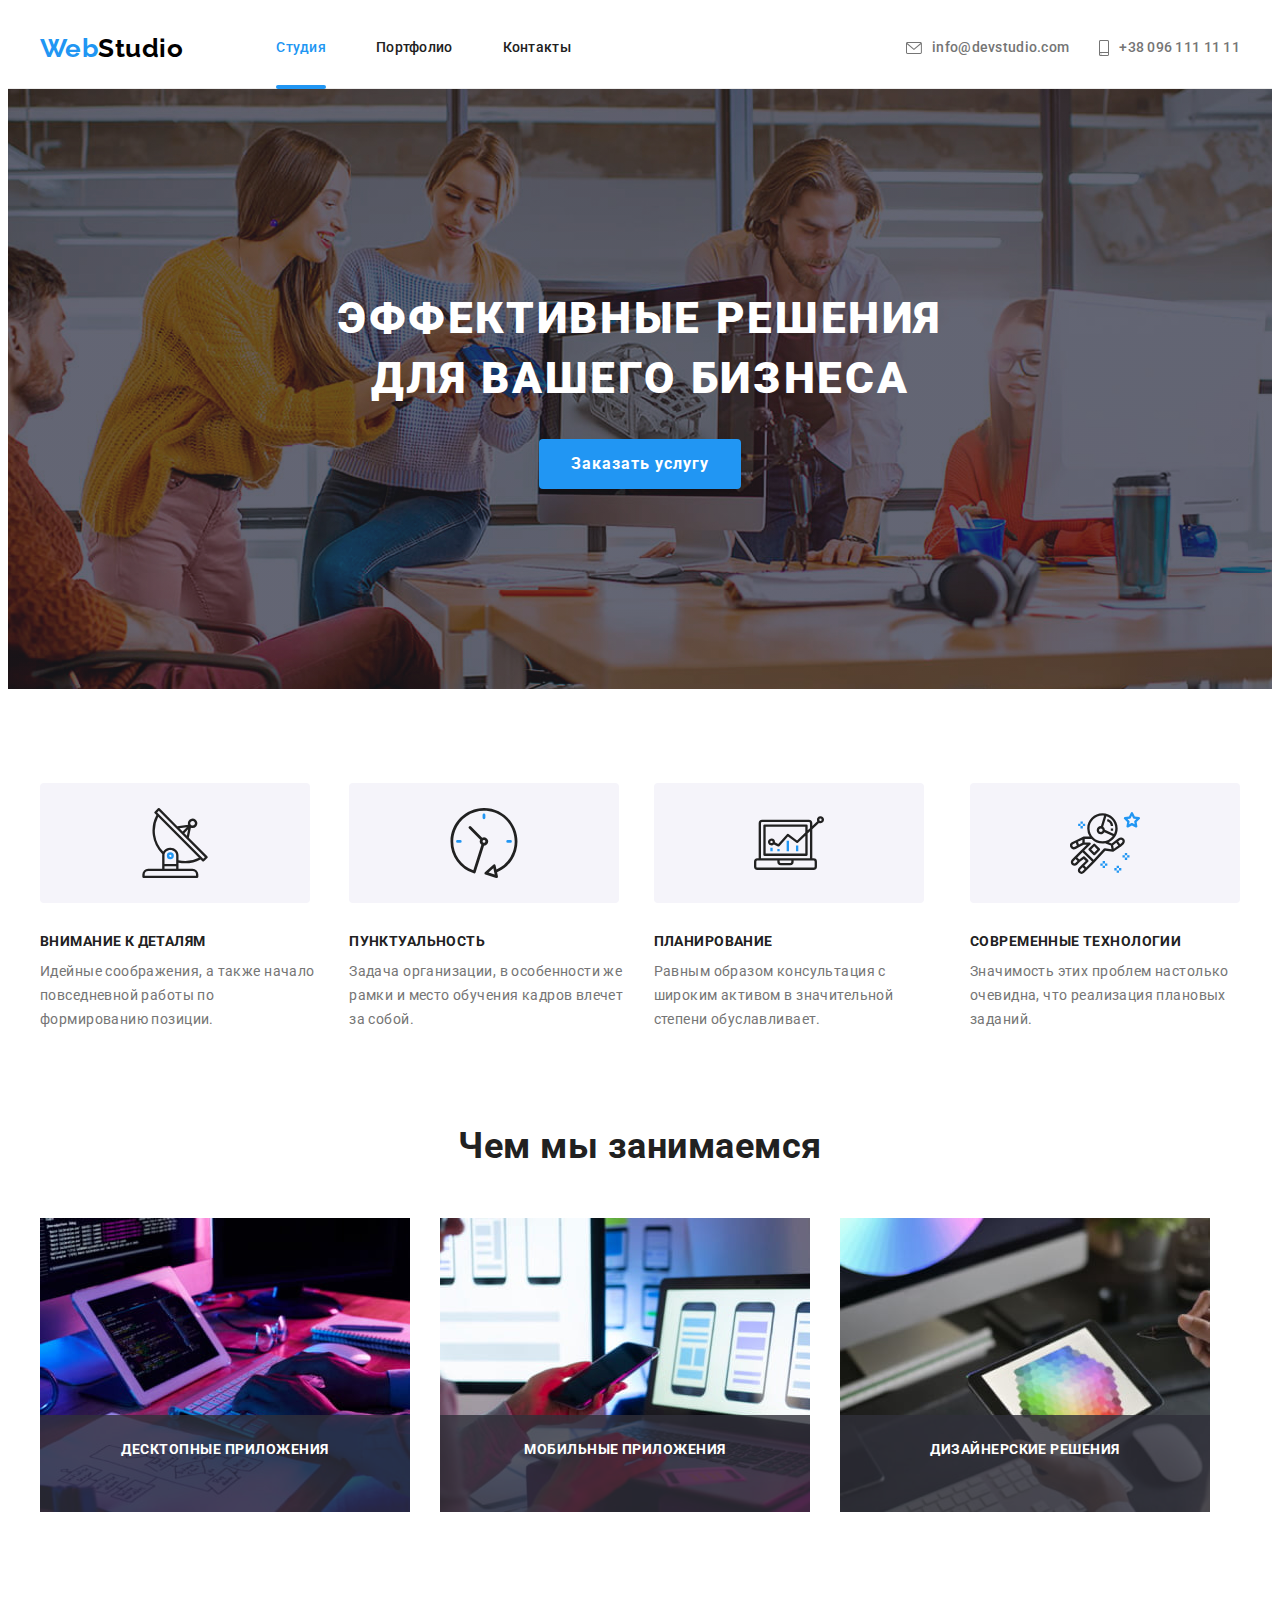
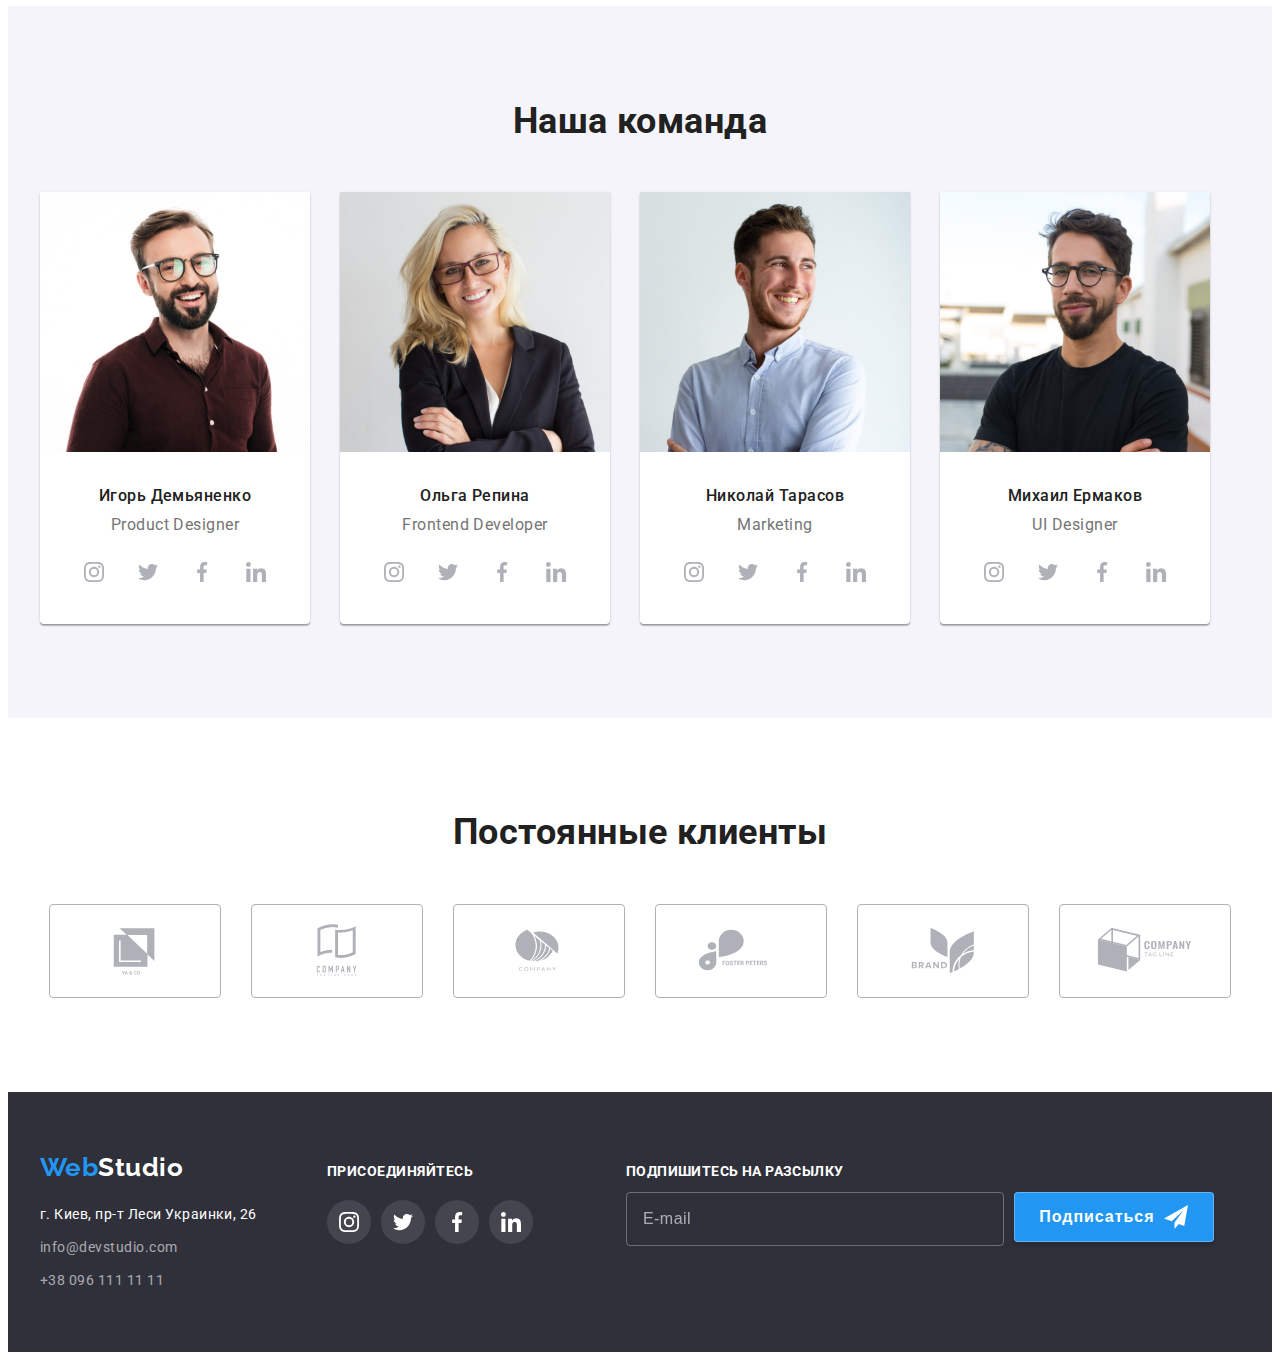
<file: index.html>
<!DOCTYPE html>
<html lang="ru">
  <head>
    <meta charset="UTF-8" />
    <meta http-equiv="X-UA-Compatible" content="IE=edge" />
    <meta name="viewport" content="width=device-width, initial-scale=1.0" />
    <title>WebStudio</title>
    <!-- fonts -->
    <link rel="preconnect" href="https://fonts.googleapis.com" />
    <link rel="preconnect" href="https://fonts.gstatic.com" crossorigin />
    <link
      href="https://fonts.googleapis.com/css2?family=Raleway:wght@700&family=Roboto:wght@400;500;700;900&display=swap"
      rel="stylesheet"
    />
    <!-- normalieze -->
    <link
      rel="stylesheet"
      href="https://cdnjs.cloudflare.com/ajax/libs/modern-normalize/1.1.0/modern-normalize.min.css"
      integrity="sha512-wpPYUAdjBVSE4KJnH1VR1HeZfpl1ub8YT/NKx4PuQ5NmX2tKuGu6U/JRp5y+Y8XG2tV+wKQpNHVUX03MfMFn9Q=="
      crossorigin="anonymous"
      referrerpolicy="no-referrer"
    />
    <!-- styles -->
    <link rel="stylesheet" href="./css/main.min.css" />
  </head>

  <body>
    <header class="header">
      <div class="container header__container">
        <a lang="en" href="./index.html" class="logo header__logo"
          ><span class="logo-color">Web</span>Studio</a
        >
        <nav>
          <ul class="list nav">
            <li class="nav__item">
              <a href="./index.html" class="nav__link no-decor nav__link--current-page">Студия
                <div class="nav__line nav__line--current-page"></div>
              </a>
            </li>
            <li class="nav__item">
              <a href="./portfolio.html" class="nav__link no-decor">Портфолио
                <div class="nav__line"></div>
              </a>
            </li>
            <li class="nav__item"><a href="" class="nav__link no-decor">Контакты
              <div class="nav__line"></div>
            </a></li>
          </ul>
        </nav>
        <ul class="contacts list">
          <li class="contacts__item">
            <a href="mail:info@devstudio.com" class="contacts__link no-decor">
              <svg width="16" height="12"><use href="./images/icons.svg#mail"></use></svg>info@devstudio.com</a>
          </li>
          <li class="contacts__item">
            <a href="tel:+380961111111" class="contacts__link no-decor">
              <svg width="10" height="16"><use href="./images/icons.svg#smartphone"></use></svg>+38 096 111 11 11</a>
          </li>
        </ul>
      </div>
    </header>

    <main>
      <!-- Герой -->
      <section class="hero">
        <div class="container">
          <h1 class="hero__title">Эффективные решения для вашего бизнеса</h1>
          <button data-modal-open type="button" class="hero__btn pointer">Заказать услугу</button>
        </div>
      </section>
      <!-- Преимущества -->
      <section class="features">
        <div class="container">
          <h2 class="features__title--hidden">Преимущества</h2>
          <ul class="features__list list">
            <li class="features__item">
              <div class="features__logo">
                <svg width="70" height="70"><use href="./images/icons.svg#antenna"></use></svg></div>
              <h3 class="feacheres__subtitle">Внимание к деталям</h3>
              <p class="feacheres__txt">
                Идейные соображения, а также начало повседневной работы по формированию позиции.
              </p>
            </li>
            <li class="features__item">
              <div class="features__logo">
                <svg width="70" height="70"><use href="./images/icons.svg#clock"></use></svg></div>
              <h3 class="feacheres__subtitle">Пунктуальность</h3>
              <p class="feacheres__txt">
                Задача организации, в особенности же рамки и место обучения кадров влечет за собой.
              </p>
            </li>
            <li class="features__item">
              <div class="features__logo">
                <svg width="70" height="70"><use href="./images/icons.svg#diagram"></use></svg></div>
              <h3 class="feacheres__subtitle">Планирование</h3>
              <p class="feacheres__txt">
                Равным образом консультация с широким активом в значительной степени обуславливает.
              </p>
            </li>
            <li class="features__item">
              <div class="features__logo">
                <svg width="70" height="70"><use href="./images/icons.svg#astronaut"></use></svg></div>
              <h3 class="feacheres__subtitle">Современные технологии</h3>
              <p class="feacheres__txt">
                Значимость этих проблем настолько очевидна, что реализация плановых заданий.
              </p>
            </li>
          </ul>
        </div>
      </section>
      <!-- Чем мы занимаемся -->
      <section class="works">
        <div class="container">
          <h2 class="works__title">Чем мы занимаемся</h2>
          <ul class="list works__list">
            <li class="works__item">
              <img src="./images/studio/photo1.jpg" alt="Клава+планшет" width="370" height="294" class="works__img"/>
              <div class="works__subtitle">Десктопные приложения</div>
            </li>
            <li class="works__item">
              <img src="./images/studio/photo2.jpg" alt="ноут с мобилой" width="370" height="294" class="works__img" />
              <div class="works__subtitle">Мобильные приложения</div>
            </li>
            <li class="works__item">
              <img src="./images/studio/photo3.jpg" alt="планшет" width="370" height="294" class="works__img" />
              <div class="works__subtitle">Дизайнерские решения</div>
            </li>
          </ul>
        </div>
      </section>
      <!-- Наша команда -->
      <section class="team">
        <div class="container">
          <h2 class="team__title">Наша команда</h2>
          <ul class="list team__list">
            <li class="team__item">
              <img
                src="./images/studio/igor.jpg"
                alt="Игорь Демьяненко"
                width="270"
                height="260"
                class="team__img"
              />
              <div class="team__card">
                <h3 class="team__name">Игорь Демьяненко</h3>
                <p class="team__prof">Product Designer</p>
                <ul class="team__sosial-list list">
                  <li>
                    <a href="" class="team__sosial-link" aria-label="instagram">
                      <svg width="20" height="20"><use href="./images/icons.svg#instagram"></use></svg>
                    </a>
                  </li>
                  <li>
                    <a href="" class="team__sosial-link" aria-label="twitter">
                      <svg width="20" height="20"><use href="./images/icons.svg#twitter"></use></svg></a>
                  </li>
                  <li>
                    <a href="" class="team__sosial-link" aria-label="facebook">
                      <svg width="20" height="20"><use href="./images/icons.svg#facebook"></use></svg></a>
                  </li>
                  <li>
                    <a href="" class="team__sosial-link" aria-label="linkedin">
                      <svg width="20" height="20"><use href="./images/icons.svg#linkedin"></use></svg></a>
                  </li>
                </ul>
              </div>
            </li>
            <li class="team__item">
              <img
                src="./images/studio/olga.jpg"
                alt="Ольга Репина"
                width="270"
                height="260"
                class="team__img"
              />
              <div class="team__card">
                <h3 class="team__name">Ольга Репина</h3>
                <p class="team__prof">Frontend Developer</p>
                <ul class="team__sosial-list list">
                  <li>
                    <a href="" class="team__sosial-link" aria-label="instagram">
                      <svg width="20" height="20"><use href="./images/icons.svg#instagram"></use></svg>
                    </a>
                  </li>
                  <li>
                    <a href="" class="team__sosial-link" aria-label="twitter">
                      <svg width="20" height="20"><use href="./images/icons.svg#twitter"></use></svg></a>
                  </li>
                  <li>
                    <a href="" class="team__sosial-link" aria-label="facebook">
                      <svg width="20" height="20"><use href="./images/icons.svg#facebook"></use></svg></a>
                  </li>
                  <li>
                    <a href="" class="team__sosial-link" aria-label="linkedin">
                      <svg width="20" height="20"><use href="./images/icons.svg#linkedin"></use></svg></a>
                  </li>
                </ul>
              </div>
            </li>
            <li class="team__item">
              <img
                src="./images/studio/nikolay.jpg"
                alt="Николай Тарасов"
                width="270"
                height="260"
                class="team__img"
              />
              <div class="team__card">
                <h3 class="team__name">Николай Тарасов</h3>
                <p class="team__prof">Marketing</p>
                <ul class="team__sosial-list list">
                  <li>
                    <a href="" class="team__sosial-link" aria-label="instagram">
                      <svg width="20" height="20"><use href="./images/icons.svg#instagram"></use></svg>
                    </a>
                  </li>
                  <li>
                    <a href="" class="team__sosial-link" aria-label="twitter">
                      <svg width="20" height="20"><use href="./images/icons.svg#twitter"></use></svg></a>
                  </li>
                  <li>
                    <a href="" class="team__sosial-link" aria-label="facebook">
                      <svg width="20" height="20"><use href="./images/icons.svg#facebook"></use></svg></a>
                  </li>
                  <li>
                    <a href="" class="team__sosial-link" aria-label="linkedin">
                      <svg width="20" height="20"><use href="./images/icons.svg#linkedin"></use></svg></a>
                  </li>
                </ul>
              </div>
            </li>
            <li class="team__item">
              <img
                src="./images/studio/mishanya.jpg"
                alt="Михаил Ермаков"
                width="270"
                height="260"
                class="team__img"
              />
              <div class="team__card">
                <h3 class="team__name">Михаил Ермаков</h3>
                <p class="team__prof">UI Designer</p>
                <ul class="team__sosial-list list">
                  <li>
                    <a href="" class="team__sosial-link" aria-label="instagram">
                      <svg width="20" height="20"><use href="./images/icons.svg#instagram"></use></svg>
                    </a>
                  </li>
                  <li>
                    <a href="" class="team__sosial-link" aria-label="twitter">
                      <svg width="20" height="20"><use href="./images/icons.svg#twitter"></use></svg></a>
                  </li>
                  <li>
                    <a href="" class="team__sosial-link" aria-label="facebook">
                      <svg width="20" height="20"><use href="./images/icons.svg#facebook"></use></svg></a>
                  </li>
                  <li>
                    <a href="" class="team__sosial-link" aria-label="linkedin">
                      <svg width="20" height="20"><use href="./images/icons.svg#linkedin"></use></svg></a>
                  </li>
                </ul>
              </div>
            </li>
          </ul>
        </div>
      </section>

      <!-- customers -->

      <section class="customers">
        <div class="container">
          <h2 class="customers__title">Постоянные клиенты</h2>
          <ul class="customers__list list">
            <li class="customers__item"><a href="" class="customers__link"><svg width="106" height="60"><use href="./images/icons.svg#Logo"></use></svg></a></li>
            <li class="customers__item"><a href="" class="customers__link"><svg width="106" height="60"><use href="./images/icons.svg#Logo-1"></use></svg></a></li>
            <li class="customers__item"><a href="" class="customers__link"><svg width="106" height="60"><use href="./images/icons.svg#Logo-2"></use></svg></a></li>
            <li class="customers__item"><a href="" class="customers__link"><svg width="106" height="60"><use href="./images/icons.svg#Logo-3"></use></svg></a></li>
            <li class="customers__item"><a href="" class="customers__link"><svg width="106" height="60"><use href="./images/icons.svg#Logo-4"></use></svg></a></li>
            <li class="customers__item"><a href="" class="customers__link"><svg width="106" height="60"><use href="./images/icons.svg#Logo-6"></use></svg></a></li>
          </ul>
        </div>
      </section>
    </main>

    <!-- footer -->
    
    <footer class="footer">
      <div class="container footer__container">
        <div class="footer__contacts">
        <a lang="en" href="./index.html" class="logo footer__logo--mg"
          ><span class="logo-color">Web</span><span class="footer__logo--color">Studio</span></a
        >
        <address>
          <ul class="list">
            <li class="footer__list">
              <a
                href="https://goo.gl/maps/fyhnr9jKTHNJ7W2t6"
                target="_blank"
                rel="noopener noreferrer"
                class="footer__address"
                >г. Киев, пр-т Леси Украинки, 26</a
              >
            </li>
            <li class="footer__list">
              <a href="mail:info@devstudio.com" class="footer__item">info@devstudio.com</a>
            </li>
            <li class="footer__list">
              <a href="tel:+380961111111" class="footer__item">+38 096 111 11 11</a>
            </li>
          </ul>
        </address>
        </div>
        <div class="footer-socials">
          <h2 class="footer-sosials__title">присоединяйтесь</h2>
          <ul class="list footer-sosials__list">
            <li class="footer-sosials__item"><a href="" class="footer-sosial__icon" aria-label="instagram"><svg width="20" height="20"><use href="./images/icons.svg#instagram"></use></svg></a></li>
            <li class="footer-sosials__item"><a href="" class="footer-sosial__icon" aria-label="twitter"><svg width="20" height="20"><use href="./images/icons.svg#twitter"></use></svg></a></li>
            <li class="footer-sosials__item"><a href="" class="footer-sosial__icon" aria-label="facebook"><svg width="20" height="20"><use href="./images/icons.svg#facebook"></use></svg></a></li>
            <li class="footer-sosials__item"><a href="" class="footer-sosial__icon" aria-label="linkedin"><svg width="20" height="20"><use href="./images/icons.svg#linkedin"></use></svg></a></li>
          </ul>
        </div>
        
        <form class="footer-sub">
          <label class="footer-sub__label">
            <span class="footer-sub__title">Подпишитесь на разсылку</span> 
            <input type="email" name="mail-input" placeholder="E-mail" class="footer-sub__input" required/>
          </label>
          <button type="submit" class="footer-sub__btn pointer"><span class="footer-sub__bt--txt-mg">Подписаться</span><svg width="24" height="24"><use href="./images/icons.svg#icon-send"></use></svg></button>
        </form>
      </div>
    </footer>
<!-- backdrop -->
    <div class="backdrop is-hidden" data-modal>
      <div class="modal">
        <form class="form">
        <h2 class="form__title">Оставьте свои данные, мы вам перезвоним</h2>
          <label class="form__label">
            <span class="form__input-title">Имя</span>
            <input type="text" name="username" required minlength="3" class="form__input" required/>
            <svg width="18" height="18" class="form__input-icon"><use href="./images/icons.svg#modal-name"></use></svg>
          </label>
          <label class="form__label">
            <span class="form__input-title">Телефон</span> 
            <input type="tel" name="phone_number" class="form__input"/>
            <svg width="18" height="18" class="form__input-icon"><use href="./images/icons.svg#modal-phone"></use></svg>
          </label>
          <label class="form__label">
            <span class="form__input-title">Почта</span> 
            <input type="email" name="email" class="form__input"/>
            <svg width="18" height="18" class="form__input-icon"><use href="./images/icons.svg#modal-mail"></use></svg>
          </label>
          <label class="form__label">
            <span class="form__input-title">Комментарий</span> 
            <textarea name="comment" rows="5" placeholder="Введите текст" class="form__comment"></textarea>
          </label>
          <label class="form__checkbox">
            <input type="checkbox" name="accept_massage" class="form__checkbox--hidden"/>
            <span class="form__checkbox-icon"><svg width="16" height="15" class="form__checkbox-icon--hidden"><use href="./images/icons.svg#icon-check"></use></svg></span>
            <span class="form__checkbox-txt">Соглашаюсь с рассылкой и принимаю <a href="" class="form__link--color">Условия договора</a></span>
          </label>
          
        
          <button type="submit" class="submit-btn pointer">Отправить</button>
        </form>
        <button class="close-btn pointer" data-modal-close><svg width="11" height="11"><use href="./images/icons.svg#vector"></use></svg></button>
      </div>
    </div>
  </body>
  <script src="./js/modal.js"></script>
</html>
</file>
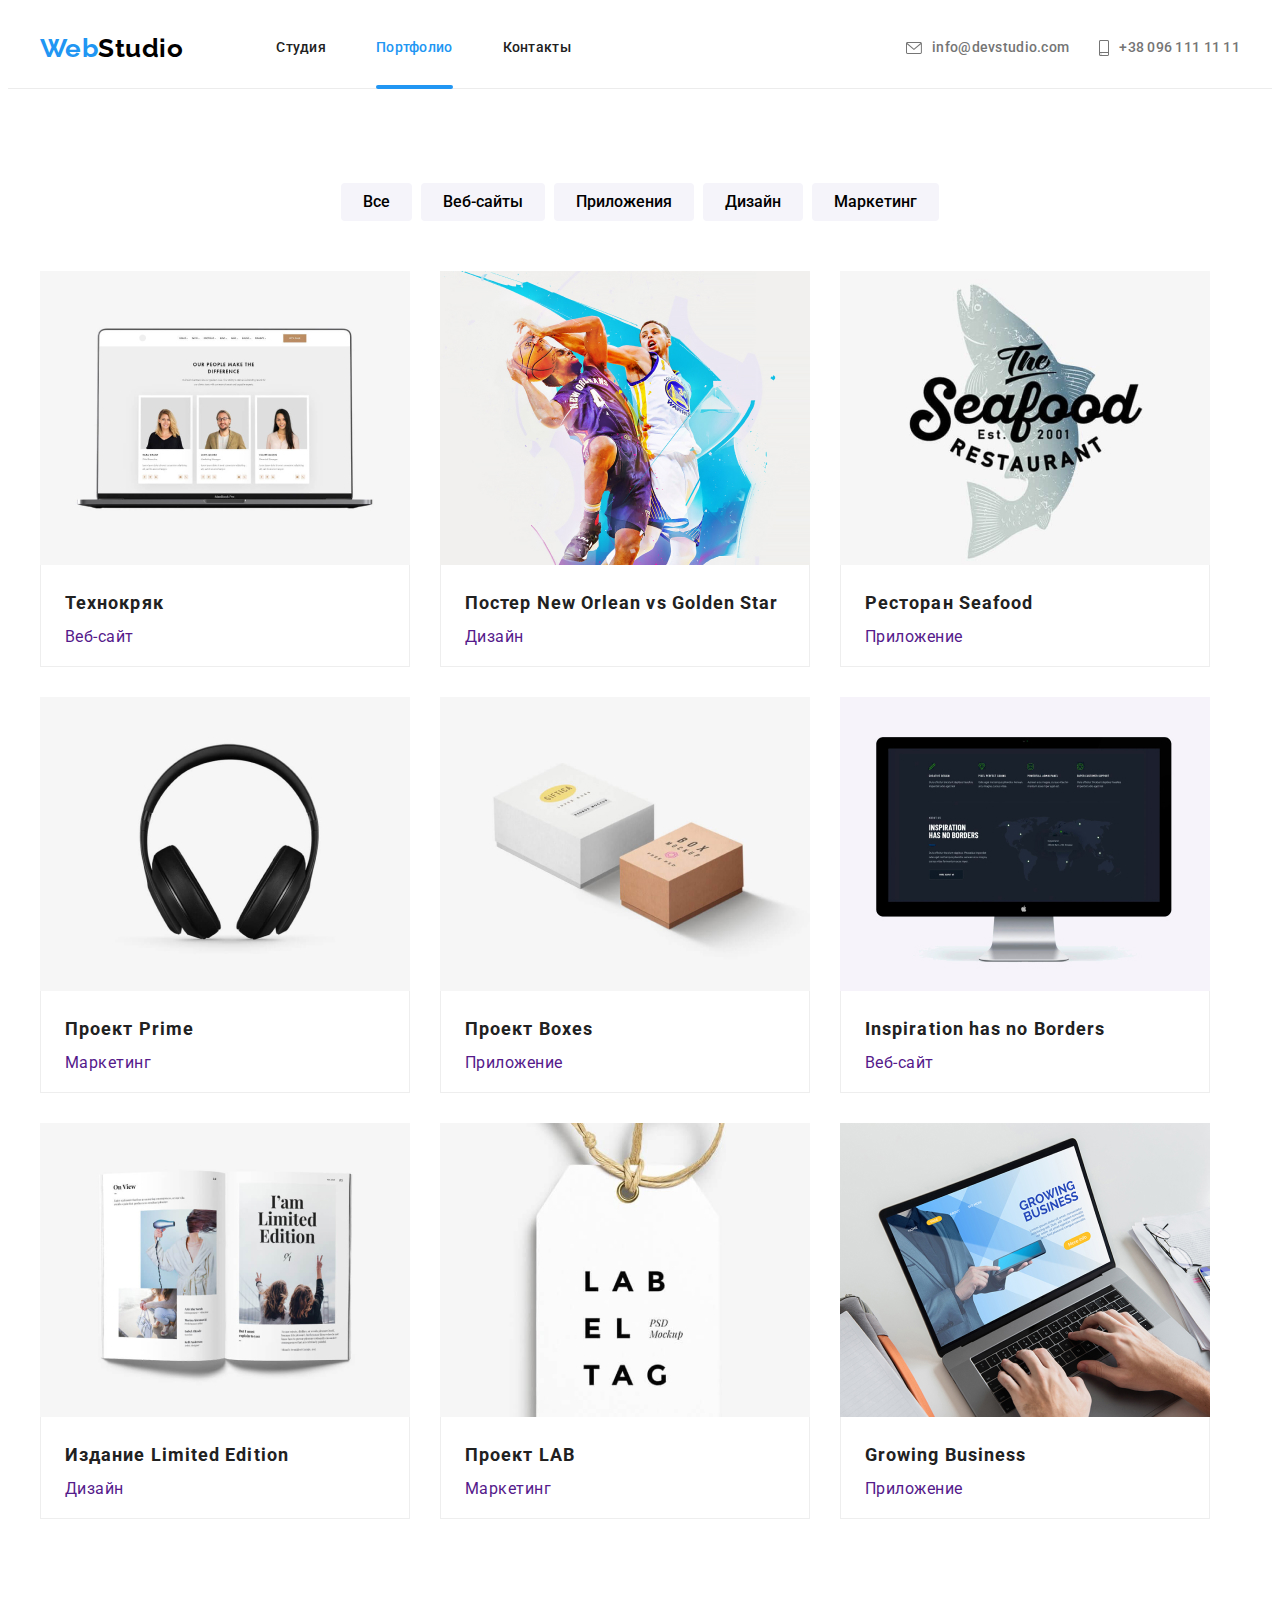
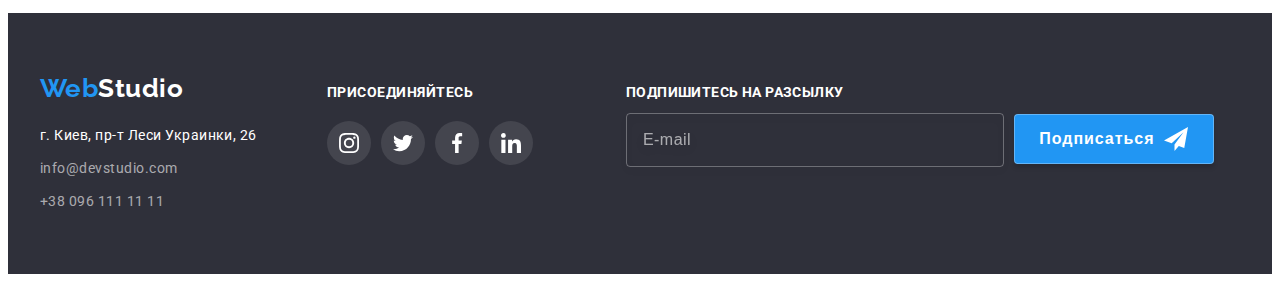
<file: portfolio.html>
<!DOCTYPE html>
<html lang="ru">
  <head>
    <meta charset="UTF-8" />
    <meta http-equiv="X-UA-Compatible" content="IE=edge" />
    <meta name="viewport" content="width=device-width, initial-scale=1.0" />
    <title>WebStudio</title>
    <!-- fonts -->
    <link rel="preconnect" href="https://fonts.googleapis.com" />
    <link rel="preconnect" href="https://fonts.gstatic.com" crossorigin />
    <link
      href="https://fonts.googleapis.com/css2?family=Raleway:wght@700&family=Roboto:wght@400;500;700;900&display=swap"
      rel="stylesheet"
    />
    <!-- normalie -->
    <link
      rel="stylesheet"
      href="https://cdnjs.cloudflare.com/ajax/libs/modern-normalize/1.1.0/modern-normalize.min.css"
      integrity="sha512-wpPYUAdjBVSE4KJnH1VR1HeZfpl1ub8YT/NKx4PuQ5NmX2tKuGu6U/JRp5y+Y8XG2tV+wKQpNHVUX03MfMFn9Q=="
      crossorigin="anonymous"
      referrerpolicy="no-referrer"
    />
    <!-- styles -->
    <link rel="stylesheet" href="./css/main.min.css" />
  </head>

  <body>
    <header class="header">
      <div class="container header__container">
        <a lang="en" href="./index.html" class="logo header__logo"
          ><span class="logo-color">Web</span>Studio</a
        >
        <nav>
          <ul class="list nav">
            <li class="nav__item">
              <a href="./index.html" class="nav__link no-decor"
                >Студия
                <div class="nav__line"></div>
              </a>
            </li>
            <li class="nav__item">
              <a href="./portfolio.html" class="nav__link nav__link--current-page no-decor"
                >Портфолио
                <div class="nav__line nav__line--current-page"></div>
              </a>
            </li>
            <li class="nav__item">
              <a href="" class="nav__link no-decor"
                >Контакты
                <div class="nav__line"></div>
              </a>
            </li>
          </ul>
        </nav>
        <ul class="contacts list">
          <li class="contacts__item">
            <a href="mail:info@devstudio.com" class="contacts__link no-decor">
              <svg width="16" height="12"><use href="./images/icons.svg#mail"></use></svg>info@devstudio.com</a
            >
          </li>
          <li class="contacts__item">
            <a href="tel:+380961111111" class="contacts__link no-decor">
              <svg width="10" height="16"><use href="./images/icons.svg#smartphone"></use></svg>+38
              096 111 11 11</a
            >
          </li>
        </ul>
      </div>
    </header>

    <!-- portfolio -->

    <main>
      <section class="portfolio">
        <div class="container">
          <ul class="list portfolio-filter">
            <li><button type="button" class="portfolio-filter__btn pointer">Все</button></li>
            <li><button type="button" class="portfolio-filter__btn pointer">Веб-сайты</button></li>
            <li><button type="button" class="portfolio-filter__btn pointer">Приложения</button></li>
            <li><button type="button" class="portfolio-filter__btn pointer">Дизайн</button></li>
            <li><button type="button" class="portfolio-filter__btn pointer">Маркетинг</button></li>
          </ul>
          <ul class="list portfolio__list">
            <li class="portfolio__item">
              <a href="" class="portfolio__link no-decor"
                ><div class="portfolio__overlay--display">
                  <img
                    src="./images/portfolio/portfolio1.jpg"
                    alt="portfolio1"
                    width="370"
                    height="294"
                    class="portgolio__img"
                  />
                  <div class="portfolio__overlay">
                    Ресурс предлагает комплексные предложения с разным уровнем функционала и
                    сервисов. Все это позволит посетителю получить исчерпывающие сведения о компании
                    или частном лице.
                  </div>
                </div>
                <div class="portfolio__about">
                  <h2 class="portfolio__title">Технокряк</h2>
                  <p class="portfolio-discription">Веб-сайт</p>
                </div>
              </a>
            </li>
            <li class="portfolio__item">
              <a href="" class="portfolio__link no-decor"
                ><div class="portfolio__overlay--display">
                  <img
                    src="./images/portfolio/portfolio2.jpg"
                    alt="portfolio1"
                    width="370"
                    height="294"
                    class="portgolio__img"
                  />
                  <div class="portfolio__overlay">
                    Ресурс предлагает комплексные предложения с разным уровнем функционала и
                    сервисов. Все это позволит посетителю получить исчерпывающие сведения о компании
                    или частном лице.
                  </div>
                </div>
                <div class="portfolio__about">
                  <h2 class="portfolio__title">Постер New Orlean vs Golden Star</h2>
                  <p class="portfolio-discription">Дизайн</p>
                </div></a
              >
            </li>
            <li class="portfolio__item">
              <a href="" class="portfolio__link no-decor"
                ><div class="portfolio__overlay--display">
                  <img
                    src="./images/portfolio/portfolio3.jpg"
                    alt="portfolio1"
                    width="370"
                    height="294"
                    class="portgolio__img"
                  />
                  <div class="portfolio__overlay">
                    Ресурс предлагает комплексные предложения с разным уровнем функционала и
                    сервисов. Все это позволит посетителю получить исчерпывающие сведения о компании
                    или частном лице.
                  </div>
                </div>
                <div class="portfolio__about">
                  <h2 class="portfolio__title">Ресторан Seafood</h2>
                  <p class="portfolio-discription">Приложение</p>
                </div></a
              >
            </li>
            <li class="portfolio__item">
              <a href="" class="portfolio__link no-decor"
                ><div class="portfolio__overlay--display">
                  <img
                    src="./images/portfolio/portfolio4.jpg"
                    alt="portfolio1"
                    width="370"
                    height="294"
                    class="portgolio__img"
                  />
                  <div class="portfolio__overlay">
                    Ресурс предлагает комплексные предложения с разным уровнем функционала и
                    сервисов. Все это позволит посетителю получить исчерпывающие сведения о компании
                    или частном лице.
                  </div>
                </div>
                <div class="portfolio__about">
                  <h2 class="portfolio__title">Проект Prime</h2>
                  <p class="portfolio-discription">Маркетинг</p>
                </div></a
              >
            </li>
            <li class="portfolio__item">
              <a href="" class="portfolio__link no-decor"
                ><div class="portfolio__overlay--display">
                  <img
                    src="./images/portfolio/portfolio5.jpg"
                    alt="portfolio1"
                    width="370"
                    height="294"
                    class="portgolio__img"
                  />
                  <div class="portfolio__overlay">
                    Ресурс предлагает комплексные предложения с разным уровнем функционала и
                    сервисов. Все это позволит посетителю получить исчерпывающие сведения о компании
                    или частном лице.
                  </div>
                </div>
                <div class="portfolio__about">
                  <h2 class="portfolio__title">Проект Boxes</h2>
                  <p class="portfolio-discription">Приложение</p>
                </div></a
              >
            </li>
            <li class="portfolio__item">
              <a href="" class="portfolio__link no-decor"
                ><div class="portfolio__overlay--display">
                  <img
                    src="./images/portfolio/portfolio6.jpg"
                    alt="portfolio1"
                    width="370"
                    height="294"
                    class="portgolio__img"
                  />
                  <div class="portfolio__overlay">
                    Ресурс предлагает комплексные предложения с разным уровнем функционала и
                    сервисов. Все это позволит посетителю получить исчерпывающие сведения о компании
                    или частном лице.
                  </div>
                </div>
                <div class="portfolio__about">
                  <h2 class="portfolio__title">Inspiration has no Borders</h2>
                  <p class="portfolio-discription">Веб-сайт</p>
                </div></a
              >
            </li>
            <li class="portfolio__item">
              <a href="" class="portfolio__link no-decor"
                ><div class="portfolio__overlay--display">
                  <img
                    src="./images/portfolio/portfolio7.jpg"
                    alt="portfolio1"
                    width="370"
                    height="294"
                    class="portgolio__img"
                  />
                  <div class="portfolio__overlay">
                    Ресурс предлагает комплексные предложения с разным уровнем функционала и
                    сервисов. Все это позволит посетителю получить исчерпывающие сведения о компании
                    или частном лице.
                  </div>
                </div>
                <div class="portfolio__about">
                  <h2 class="portfolio__title">Издание Limited Edition</h2>
                  <p class="portfolio-discription">Дизайн</p>
                </div></a
              >
            </li>
            <li class="portfolio__item">
              <a href="" class="portfolio__link no-decor"
                ><div class="portfolio__overlay--display">
                  <img
                    src="./images/portfolio/portfolio8.jpg"
                    alt="portfolio1"
                    width="370"
                    height="294"
                    class="portgolio__img"
                  />
                  <div class="portfolio__overlay">
                    Ресурс предлагает комплексные предложения с разным уровнем функционала и
                    сервисов. Все это позволит посетителю получить исчерпывающие сведения о компании
                    или частном лице.
                  </div>
                </div>
                <div class="portfolio__about">
                  <h2 class="portfolio__title">Проект LAB</h2>
                  <p class="portfolio-discription">Маркетинг</p>
                </div></a
              >
            </li>
            <li class="portfolio__item">
              <a href="" class="portfolio__link no-decor"
                ><div class="portfolio__overlay--display">
                  <img
                    src="./images/portfolio/portfolio9.jpg"
                    alt="portfolio1"
                    width="370"
                    height="294"
                    class="portgolio__img"
                  />
                  <div class="portfolio__overlay">
                    Ресурс предлагает комплексные предложения с разным уровнем функционала и
                    сервисов. Все это позволит посетителю получить исчерпывающие сведения о компании
                    или частном лице.
                  </div>
                </div>
                <div class="portfolio__about">
                  <h2 class="portfolio__title">Growing Business</h2>
                  <p class="portfolio-discription">Приложение</p>
                </div></a
              >
            </li>
          </ul>
        </div>
      </section>
    </main>
    <!-- footer -->

    <footer class="footer">
      <div class="container footer__container">
        <div class="footer__contacts">
          <a lang="en" href="./index.html" class="logo footer__logo--mg"
            ><span class="logo-color">Web</span><span class="footer__logo--color">Studio</span></a
          >
          <address>
            <ul class="list">
              <li class="footer__list">
                <a
                  href="https://goo.gl/maps/fyhnr9jKTHNJ7W2t6"
                  target="_blank"
                  rel="noopener noreferrer"
                  class="footer__address"
                  >г. Киев, пр-т Леси Украинки, 26</a
                >
              </li>
              <li class="footer__list">
                <a href="mail:info@devstudio.com" class="footer__item">info@devstudio.com</a>
              </li>
              <li class="footer__list">
                <a href="tel:+380961111111" class="footer__item">+38 096 111 11 11</a>
              </li>
            </ul>
          </address>
        </div>
        <div class="footer-socials">
          <h2 class="footer-sosials__title">присоединяйтесь</h2>
          <ul class="list footer-sosials__list">
            <li class="footer-sosials__item">
              <a href="" class="footer-sosial__icon" aria-label="instagram"
                ><svg width="20" height="20"><use href="./images/icons.svg#instagram"></use></svg></a>
            </li>
            <li class="footer-sosials__item">
              <a href="" class="footer-sosial__icon" aria-label="twitter"
                ><svg width="20" height="20"><use href="./images/icons.svg#twitter"></use></svg></a>
            </li>
            <li class="footer-sosials__item">
              <a href="" class="footer-sosial__icon" aria-label="facebook"
                ><svg width="20" height="20"><use href="./images/icons.svg#facebook"></use></svg></a>
            </li>
            <li class="footer-sosials__item">
              <a href="" class="footer-sosial__icon" aria-label="linkedin"
                ><svg width="20" height="20"><use href="./images/icons.svg#linkedin"></use></svg></a>
            </li>
          </ul>
        </div>

        <form class="footer-sub">
          <label class="footer-sub__label">
            <span class="footer-sub__title">Подпишитесь на разсылку</span>
            <input
              type="email"
              name="mail-input"
              placeholder="E-mail"
              class="footer-sub__input"
              required
            />
          </label>
          <button type="submit" class="footer-sub__btn pointer">
            <span class="footer-sub__bt--txt-mg">Подписаться</span
            ><svg width="24" height="24"><use href="./images/icons.svg#icon-send"></use></svg>
          </button>
        </form>
      </div>
    </footer>
  </body>
</html>
</file>
<file: css/main.min.css>
:root{--primary-text-color: #212121;--title-text-color: #757575;--accent-color: #2196f3;--primary-white-color: #ffffff;--animation-time: 250ms cubic-bezier(0.4, 0, 0.2, 1)}body{font-family:"Roboto",sans-serif;background-color:var(--primary-white-color);color:var(--primary-text-color);letter-spacing:.03em;line-height:1.2}.container{width:1200px;padding-left:15px;padding-right:15px;margin-left:auto;margin-right:auto}h1,h2,h3,h4,h5,h6,p{margin:0}ul{margin:0;padding:0}.list{list-style:none;margin:0;padding:0}.no-decor{text-decoration:none}.pointer{cursor:pointer}.header{border-bottom-style:solid;border-bottom-width:1px;border-bottom-color:#ececec}.header__container{display:-webkit-box;display:-ms-flexbox;display:flex;-webkit-box-align:center;-ms-flex-align:center;align-items:center}.header__logo{margin-right:93px}.nav{display:-webkit-box;display:-ms-flexbox;display:flex;margin-right:305px;position:relative}.nav__item:not(:last-child){margin-right:50px}.nav__link{position:relative;display:block;padding-top:32px;padding-bottom:32px;color:var(--primary-text-color);font-weight:500;font-size:14px;line-height:1.14;letter-spacing:.02em;-webkit-transition:var(--animation-time);transition:var(--animation-time)}.nav__link:hover,.nav__link:focus{color:var(--accent-color);fill:var(--accent-color)}.nav__link--current-page{color:var(--accent-color)}.nav__line{position:absolute;display:block;width:100%;height:4px;background-color:var(--accent-color);border-radius:2px;bottom:-1px;pointer-events:none;visibility:hidden;opacity:0;-webkit-transition:var(--animation-time);transition:var(--animation-time)}.nav__link:hover .nav__line,.nav__link:focus .nav__line,.nav__line--current-page{opacity:1;visibility:visible;pointer-events:initial}.contacts{display:-webkit-box;display:-ms-flexbox;display:flex;margin-left:auto}.contacts__link{display:-webkit-box;display:-ms-flexbox;display:flex;-webkit-box-align:center;-ms-flex-align:center;align-items:center;gap:10px;color:var(--title-text-color);font-weight:500;font-size:14px;line-height:1.14;letter-spacing:.02em;fill:#757575;-webkit-transition:var(--animation-time);transition:var(--animation-time)}.contacts__link:hover,.contacts__link:focus{color:var(--accent-color);fill:var(--accent-color)}.contacts__item:not(:last-child){margin-right:30px}.hero{padding-top:200px;padding-bottom:200px;width:100%;max-width:1600px;background-color:#2f303a;background-repeat:no-repeat;background-position:center;margin-left:auto;margin-right:auto;background-image:-webkit-gradient(linear, left top, right top, from(rgba(47, 48, 58, 0.4)), to(rgba(47, 48, 58, 0.4))),url(../images/studio/backgraund-hero.jpg);background-image:linear-gradient(to right, rgba(47, 48, 58, 0.4), rgba(47, 48, 58, 0.4)),url(../images/studio/backgraund-hero.jpg)}.hero__title{margin-left:252px;margin-right:252px;font-size:44px;font-weight:900;text-align:center;line-height:1.36;text-transform:uppercase;color:var(--primary-white-color);letter-spacing:.06em;margin-bottom:30px}.hero__btn{padding:10px 32px;margin-right:auto;margin-left:auto;font-family:"Roboto",sans-serif;background-color:var(--accent-color);font-weight:700;font-size:16px;line-height:1.9;display:-webkit-box;display:-ms-flexbox;display:flex;-webkit-box-align:center;-ms-flex-align:center;align-items:center;text-align:center;letter-spacing:.06em;color:var(--primary-white-color);-webkit-box-shadow:0px 4px 4px rgba(0,0,0,.15);box-shadow:0px 4px 4px rgba(0,0,0,.15);border-radius:4px;border:none}.features{padding-top:94px;padding-bottom:47px}.features__list{display:-webkit-box;display:-ms-flexbox;display:flex;-webkit-box-align:center;-ms-flex-align:center;align-items:center}.features__logo{display:-webkit-box;display:-ms-flexbox;display:flex;-webkit-box-align:center;-ms-flex-align:center;align-items:center;-webkit-box-pack:center;-ms-flex-pack:center;justify-content:center;background-color:#f5f4fa;width:270px;height:120px;margin-bottom:30px;border-radius:4px}.feacheres__subtitle{font-weight:700;font-size:14px;line-height:1.19;letter-spacing:.03em;text-transform:uppercase;margin-bottom:10px}.feacheres__txt{font-size:14px;line-height:1.71;letter-spacing:.03em;color:var(--title-text-color)}.features__item:not(:last-child){margin-right:30px}.works{padding-top:47px;padding-bottom:94px}.works__title{font-weight:700;font-size:36px;line-height:1.17;text-align:center;margin-bottom:50px}.works__list{display:-webkit-box;display:-ms-flexbox;display:flex;gap:30px}.works__item{display:block;position:relative}.works__img{display:block}.works__subtitle{font-weight:700;font-size:14px;line-height:1.14;text-align:center;text-transform:uppercase;color:var(--primary-white-color);position:absolute;width:100%;height:70px;bottom:0;background:rgba(47,48,58,.8);padding-top:27px}.team{background-color:#f5f4fa;padding-top:94px;padding-bottom:94px}.team__title{font-weight:700;font-size:36px;line-height:1.17;text-align:center;margin-bottom:50px}.team__list{display:-webkit-box;display:-ms-flexbox;display:flex;gap:30px}.team__item{background-color:#fff;display:block;-webkit-box-shadow:0px 1px 3px rgba(0,0,0,.12),0px 1px 1px rgba(0,0,0,.14),0px 2px 1px rgba(0,0,0,.2);box-shadow:0px 1px 3px rgba(0,0,0,.12),0px 1px 1px rgba(0,0,0,.14),0px 2px 1px rgba(0,0,0,.2);border-radius:0px 0px 4px 4px}.team__card{padding-left:auto;padding-right:auto;padding-bottom:30px;padding-top:30px}.team__name{font-size:16px;line-height:1.19;text-align:center;font-weight:500;margin-bottom:10px}.team__prof{font-size:16px;line-height:1.19;text-align:center;color:var(--title-text-color);margin-bottom:16px}.team__sosial-list{display:-webkit-box;display:-ms-flexbox;display:flex;-webkit-box-pack:center;-ms-flex-pack:center;justify-content:center;gap:10px}.team__sosial-link{display:-webkit-box;display:-ms-flexbox;display:flex;-webkit-box-align:center;-ms-flex-align:center;align-items:center;-webkit-box-pack:center;-ms-flex-pack:center;justify-content:center;width:44px;height:44px;background-color:var(--primary-white-color);border-radius:50%;fill:#afb1b8;-webkit-transition:var(--animation-time);transition:var(--animation-time)}.team__sosial-link:hover,.team__sosial-link:focus{background-color:var(--accent-color);fill:var(--primary-white-color)}.customers{margin-top:94px;margin-bottom:94px}.customers__title{font-weight:700;font-size:36px;line-height:1.16;text-align:center;margin-bottom:50px}.customers__list{display:-webkit-box;display:-ms-flexbox;display:flex;gap:30px;-webkit-box-pack:center;-ms-flex-pack:center;justify-content:center}.customers__link{display:-webkit-box;display:-ms-flexbox;display:flex;-webkit-box-pack:center;-ms-flex-pack:center;justify-content:center;-webkit-box-align:center;-ms-flex-align:center;align-items:center;width:170px;height:92px;background-color:var(--primary-white-color);border:1px solid #afb1b8;border-radius:4px;fill:#afb1b8;-webkit-transition:var(--animation-time);transition:var(--animation-time)}.customers__link:hover,.customers__link:focus{fill:var(--accent-color);border-color:var(--accent-color)}.portfolio{padding-top:94px;padding-bottom:94px}.portfolio-filter{display:-webkit-box;display:-ms-flexbox;display:flex;gap:9px;-webkit-box-pack:center;-ms-flex-pack:center;justify-content:center;margin-bottom:50px}.portfolio-filter__btn{padding:6px 22px;font-family:"Roboto",sans-serif;background-color:#f5f4fa;font-weight:500;font-size:16px;line-height:1.62;text-align:center;border-radius:4px;border:none;-webkit-transition:var(--animation-time);transition:var(--animation-time)}.portfolio-filter__btn:hover,.portfolio-filter__btn:focus{color:var(--primary-white-color);background-color:var(--accent-color);-webkit-box-shadow:0px 3px 1px rgba(0,0,0,.1),0px 1px 2px rgba(0,0,0,.08),0px 2px 2px rgba(0,0,0,.12);box-shadow:0px 3px 1px rgba(0,0,0,.1),0px 1px 2px rgba(0,0,0,.08),0px 2px 2px rgba(0,0,0,.12)}.portfolio__list{display:-webkit-box;display:-ms-flexbox;display:flex;-ms-flex-wrap:wrap;flex-wrap:wrap;gap:30px}.portfolio__item{background:#fff;display:block;width:370px;-webkit-transition:var(--animation-time);transition:var(--animation-time)}.portfolio__item:hover,.portfolio__item:focus{-webkit-box-shadow:0px 1px 1px rgba(0,0,0,.12),0px 4px 4px rgba(0,0,0,.06),1px 4px 6px rgba(0,0,0,.16);box-shadow:0px 1px 1px rgba(0,0,0,.12),0px 4px 4px rgba(0,0,0,.06),1px 4px 6px rgba(0,0,0,.16)}.portgolio__img{display:block}.portfolio__about{padding-top:20px;padding-left:24px;padding-bottom:20px;border:1px solid #eee;border-top:none}.portfolio__title{margin-bottom:6px;font-weight:700;font-size:18px;line-height:2;letter-spacing:.06em;color:var(--primary-text-color)}.portfolio__txt{font-size:16px;line-height:1.88;color:var(--title-text-color)}.portfolio__overlay{position:absolute;display:block;width:100%;height:100%;top:0;margin:0;background:rgba(33,150,243,.9);color:rgba(255,255,255,.9);font-size:18px;line-height:1.56;letter-spacing:.03em;padding:63px 24px;pointer-events:none;-webkit-transform:translateY(100%);transform:translateY(100%);-webkit-transition:-webkit-transform var(--animation-time);transition:-webkit-transform var(--animation-time);transition:transform var(--animation-time);transition:transform var(--animation-time), -webkit-transform var(--animation-time)}.portfolio__link:hover .portfolio__overlay,.portfolio__link:focus .portfolio__overlay{-webkit-transform:translateY(0%);transform:translateY(0%);-webkit-transition:-webkit-transform var(--animation-time);transition:-webkit-transform var(--animation-time);transition:transform var(--animation-time);transition:transform var(--animation-time), -webkit-transform var(--animation-time)}.portfolio__overlay--display{display:block;position:relative;overflow:hidden}.footer{background-color:#2f303a;padding-bottom:60px;padding-top:60px}.footer__container{display:-webkit-box;display:-ms-flexbox;display:flex}.footer__contacts{margin-right:70px}.footer__address{color:var(--primary-white-color);text-decoration:none;font-style:normal;font-size:14px;line-height:1.71;text-decoration:none}.footer__item{color:rgba(255,255,255,.6);font-size:14px;line-height:1.71;text-decoration:none;font-style:normal;-webkit-transition:var(--animation-time);transition:var(--animation-time)}.footer__list:not(:last-child){margin-bottom:9px}.footer-socials{margin-top:12px;margin-right:93px}.footer-sosials__title{color:var(--primary-white-color);font-weight:700;font-size:14px;line-height:1.14;text-transform:uppercase;margin-bottom:20px}.footer-sosials__list{display:-webkit-box;display:-ms-flexbox;display:flex;-webkit-box-pack:center;-ms-flex-pack:center;justify-content:center;gap:10px}.footer-sosial__icon{display:-webkit-box;display:-ms-flexbox;display:flex;-webkit-box-align:center;-ms-flex-align:center;align-items:center;-webkit-box-pack:center;-ms-flex-pack:center;justify-content:center;width:44px;height:44px;background:rgba(255,255,255,.1);border-radius:50%;fill:var(--primary-white-color);-webkit-transition:var(--animation-time);transition:var(--animation-time)}.footer-sosial__icon:hover,.footer-sosial__icon:focus{fill:var(--primary-white-color);background:var(--accent-color)}.footer-sub{position:relative;margin-top:12px}.footer-sub__label{display:-webkit-box;display:-ms-flexbox;display:flex;-webkit-box-orient:vertical;-webkit-box-direction:normal;-ms-flex-direction:column;flex-direction:column}.footer-sub__title{font-weight:700;font-size:14px;line-height:1.14;letter-spacing:.03em;text-transform:uppercase;color:var(--primary-white-color);margin-bottom:12px}.footer-sub__input{width:358px;height:50px;display:block;font-size:16px;line-height:1.25;display:-webkit-box;display:-ms-flexbox;display:flex;-webkit-box-align:center;-ms-flex-align:center;align-items:center;letter-spacing:.03em;background:rgba(0,0,0,0);color:rgba(255,255,255,.6);border:1px solid rgba(255,255,255,.3);-webkit-filter:drop-shadow(0px 4px 4px rgba(0, 0, 0, 0.15));filter:drop-shadow(0px 4px 4px rgba(0, 0, 0, 0.15));border-radius:4px;margin-right:10px;padding-left:16px}.footer-sub__input::-webkit-input-placeholder{font-size:16px;line-height:1.25;-webkit-box-align:center;align-items:center;letter-spacing:.03em;color:rgba(255,255,255,.6)}.footer-sub__input::-moz-placeholder{font-size:16px;line-height:1.25;align-items:center;letter-spacing:.03em;color:rgba(255,255,255,.6)}.footer-sub__input:-ms-input-placeholder{font-size:16px;line-height:1.25;-ms-flex-align:center;align-items:center;letter-spacing:.03em;color:rgba(255,255,255,.6)}.footer-sub__input::-ms-input-placeholder{font-size:16px;line-height:1.25;-ms-flex-align:center;align-items:center;letter-spacing:.03em;color:rgba(255,255,255,.6)}.footer-sub__input::placeholder{font-size:16px;line-height:1.25;-webkit-box-align:center;-ms-flex-align:center;align-items:center;letter-spacing:.03em;color:rgba(255,255,255,.6)}.footer-sub__input:-moz-placeholder-shown{outline:rgba(0,0,0,0);outline-color:var(--accent-color);border:1px solid rgba(255,255,255,.3);filter:drop-shadow(0px 4px 4px rgba(0, 0, 0, 0.15));border-radius:4px}.footer-sub__input:-ms-input-placeholder{outline:rgba(0,0,0,0);outline-color:var(--accent-color);border:1px solid rgba(255,255,255,.3);filter:drop-shadow(0px 4px 4px rgba(0, 0, 0, 0.15));border-radius:4px}.footer-sub__input:placeholder-shown{outline:rgba(0,0,0,0);outline-color:var(--accent-color);border:1px solid rgba(255,255,255,.3);-webkit-filter:drop-shadow(0px 4px 4px rgba(0, 0, 0, 0.15));filter:drop-shadow(0px 4px 4px rgba(0, 0, 0, 0.15));border-radius:4px}.footer-sub__input:not(:-moz-placeholder-shown){outline:rgba(0,0,0,0);border:1px solid var(--accent-color);filter:drop-shadow(0px 4px 4px rgba(0, 0, 0, 0.15));border-radius:4px}.footer-sub__input:not(:-ms-input-placeholder){outline:rgba(0,0,0,0);border:1px solid var(--accent-color);filter:drop-shadow(0px 4px 4px rgba(0, 0, 0, 0.15));border-radius:4px}.footer-sub__input:not(:placeholder-shown){outline:rgba(0,0,0,0);border:1px solid var(--accent-color);-webkit-filter:drop-shadow(0px 4px 4px rgba(0, 0, 0, 0.15));filter:drop-shadow(0px 4px 4px rgba(0, 0, 0, 0.15));border-radius:4px}.footer-sub__input:focus{border:1px solid var(--accent-color)}.footer-sub__btn{display:block;display:-webkit-box;display:-ms-flexbox;display:flex;position:absolute;right:-200px;height:50px;bottom:50px;width:200px;font-weight:700;font-size:16px;line-height:1.88;-webkit-box-align:center;-ms-flex-align:center;align-items:center;text-align:center;letter-spacing:.06em;color:var(--primary-white-color);background:var(--accent-color);-webkit-box-shadow:0px 4px 4px rgba(0,0,0,.15);box-shadow:0px 4px 4px rgba(0,0,0,.15);border-radius:4px;border:1px solid rgba(255,255,255,.3);-webkit-box-pack:center;-ms-flex-pack:center;justify-content:center}.footer-sub__bt--txt-mg{margin-right:10px}.logo{display:inline-block;-webkit-box-align:center;-ms-flex-align:center;align-items:center;font-family:"Raleway",sans-serif;font-weight:700;font-size:26px;line-height:1.19;color:#000;text-decoration:none}.logo-color{color:var(--accent-color)}.footer__logo--mg{margin-bottom:20px}.footer__logo--color{color:var(--primary-white-color)}.backdrop{z-index:1;position:fixed;top:0;left:0;width:100%;height:100%;background-color:rgba(0,0,0,.5);opacity:1;visibility:visible;-webkit-transition:opacity var(--animation-time),visibility var(--animation-time);transition:opacity var(--animation-time),visibility var(--animation-time)}.backdrop.is-hidden{visibility:hidden;opacity:0;pointer-events:none}.modal{position:absolute;padding:40px;top:50%;left:50%;margin:auto;-webkit-box-align:center;-ms-flex-align:center;align-items:center;width:528px;background-color:var(--primary-white-color);border-radius:4px;-webkit-transform:translate(-50%, -50%);transform:translate(-50%, -50%)}.close-btn{position:absolute;-webkit-box-align:center;-ms-flex-align:center;align-items:center;right:8px;top:8px;width:30px;height:30px;background:#fff;border:1px solid rgba(0,0,0,.1);border-radius:50%;fill:#000;-webkit-transition:var(--animation-time);transition:var(--animation-time)}.close-btn:focus,.close-btn:hover{fill:var(--accent-color)}.form{display:-webkit-box;display:-ms-flexbox;display:flex;-webkit-box-orient:vertical;-webkit-box-direction:normal;-ms-flex-direction:column;flex-direction:column}.form__title{font-weight:700;font-size:20px;line-height:23px;text-align:center;letter-spacing:.03em;color:#212121;margin-bottom:12px}.form__label{margin-bottom:10px;position:relative}.form__input-title{position:relative;display:inline-block;margin-bottom:4px;font-weight:400;font-size:12px;line-height:1.14;letter-spacing:.01em;color:#757575}.form__input{width:100%;height:40px;padding-left:42px;border:1px solid rgba(33,33,33,.2);border-radius:4px;-webkit-transition:var(--animation-time);transition:var(--animation-time)}.form__input:focus{outline:rgba(0,0,0,0);border-color:var(--accent-color);padding-left:42px}.form__input-icon{position:absolute;left:12px;bottom:11px;fill:var(--primary-text-color);-webkit-transition:var(--animation-time);transition:var(--animation-time)}.form__input:focus+.form__input-icon,.form__input:hover+.form__input-icon{fill:var(--accent-color)}.form__comment{width:100%;height:120px;padding-left:16px;padding-top:12px;border:1px solid rgba(33,33,33,.2);border-radius:4px;resize:none;-webkit-transition:var(--animation-time);transition:var(--animation-time);margin-bottom:20px}.form__comment:focus{outline:rgba(0,0,0,0);border-color:var(--accent-color)}.form__comment::-webkit-input-placeholder{font-size:12px;line-height:1.14;letter-spacing:.01em;color:rgba(117,117,117,.5)}.form__comment::-moz-placeholder{font-size:12px;line-height:1.14;letter-spacing:.01em;color:rgba(117,117,117,.5)}.form__comment:-ms-input-placeholder{font-size:12px;line-height:1.14;letter-spacing:.01em;color:rgba(117,117,117,.5)}.form__comment::-ms-input-placeholder{font-size:12px;line-height:1.14;letter-spacing:.01em;color:rgba(117,117,117,.5)}.form__comment::placeholder{font-size:12px;line-height:1.14;letter-spacing:.01em;color:rgba(117,117,117,.5)}.form__checkbox{display:-webkit-box;display:-ms-flexbox;display:flex;-webkit-box-pack:center;-ms-flex-pack:center;justify-content:center;-webkit-box-align:center;-ms-flex-align:center;align-items:center;margin-bottom:30px}.form__checkbox--hidden{display:none}.form__link--color{color:var(--accent-color)}.form__checkbox-icon{display:inline-block;-webkit-box-pack:center;-ms-flex-pack:center;justify-content:center;-webkit-box-align:center;-ms-flex-align:center;align-items:center;width:16px;height:15px;border:2px solid var(--primary-text-color);border-radius:2px;-webkit-transition:var(--animation-time);transition:var(--animation-time)}.form__checkbox--hidden:checked+.form__checkbox-icon{border:2px solid rgba(0,0,0,0);background-color:var(--accent-color)}.form__checkbox-icon--hidden{-ms-flex-negative:0;flex-shrink:0;width:16px;height:15px;fill:rgba(0,0,0,0);-webkit-transition:var(--animation-time);transition:var(--animation-time)}.form__checkbox--hidden:checked+.form__checkbox-icon>.form__checkbox-icon--hidden{fill:var(--primary-white-color)}.form__checkbox-txt{margin-left:7px;font-size:14px;line-height:1.71;color:#757575}.submit-btn{padding:10px 55px;margin-right:auto;margin-left:auto;background-color:var(--accent-color);font-weight:700;font-size:16px;line-height:1.9;display:-webkit-box;display:-ms-flexbox;display:flex;-webkit-box-align:center;-ms-flex-align:center;align-items:center;text-align:center;letter-spacing:.06em;color:var(--primary-white-color);-webkit-box-shadow:0px 4px 4px rgba(0,0,0,.15);box-shadow:0px 4px 4px rgba(0,0,0,.15);border-radius:4px;border:none}.features__title--hidden{position:absolute;width:1px;height:1px;margin:-1px;border:0;padding:0;white-space:nowrap;-webkit-clip-path:inset(100%);clip-path:inset(100%);clip:rect(0 0 0 0);overflow:hidden}/*# sourceMappingURL=main.min.css.map */
</file>
